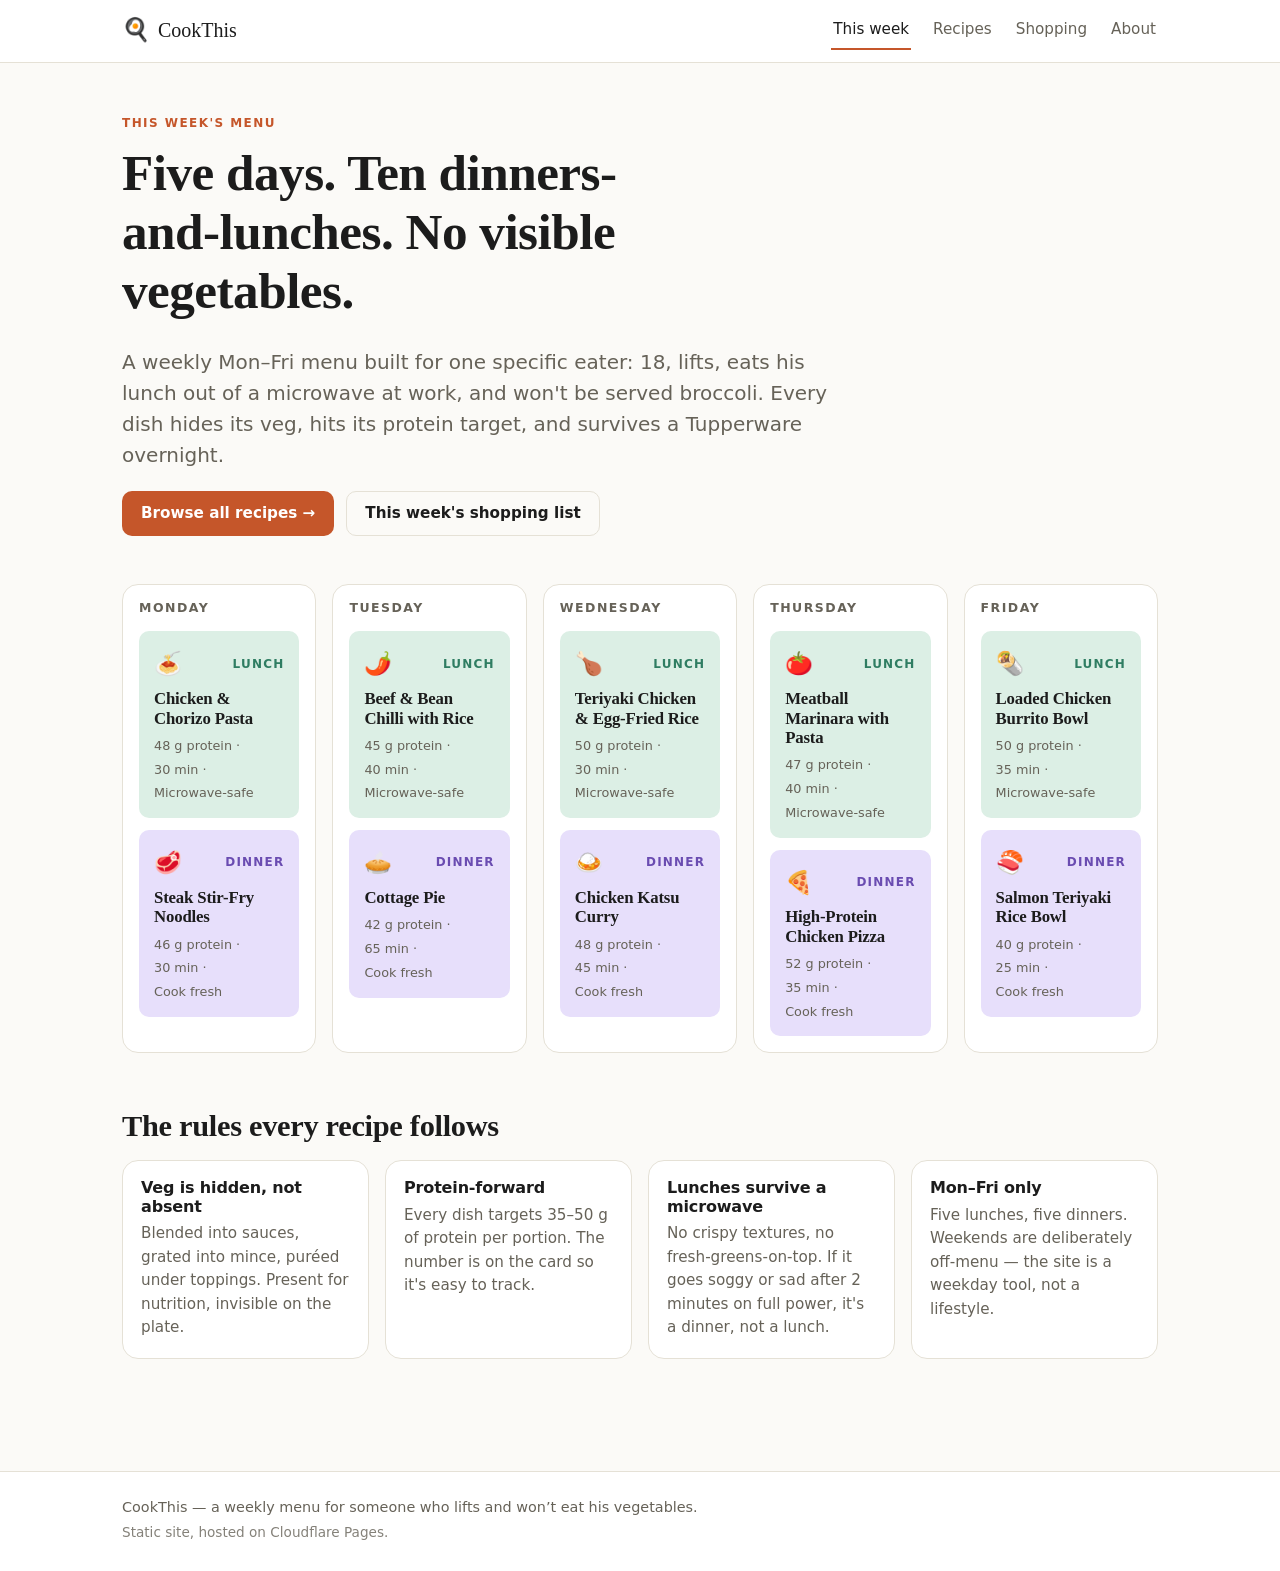
<file: index.html>
<!doctype html>
<html lang="en">
  <head>
    <meta charset="utf-8" />
    <meta name="viewport" content="width=device-width, initial-scale=1" />
    <meta name="color-scheme" content="light dark" />
    <title>CookThis — this week's menu</title>
    <meta name="description" content="A weekly Mon–Fri menu of high-protein, hidden-veg lunches and dinners for an 18/19-year-old gym-goer." />
    <link rel="icon" href="/assets/favicon.svg" type="image/svg+xml">
    <link rel="stylesheet" href="/assets/css/styles.css">
    <script type="module" src="/assets/js/main.js"></script>
    <script type="module" src="/assets/js/menu.js"></script>
  </head>
  <body>
    <div data-shell="header"></div>

    <main class="page">
      <section class="hero">
        <p class="eyebrow">This week's menu</p>
        <h1>Five days. Ten dinners-and-lunches. No visible vegetables.</h1>
        <p class="lede">
          A weekly Mon–Fri menu built for one specific eater: 18, lifts, eats his lunch out of a microwave at work, and won't be served broccoli. Every dish hides its veg, hits its protein target, and survives a Tupperware overnight.
        </p>
        <p class="hero-actions">
          <a class="btn btn-primary" href="/recipes/">Browse all recipes →</a>
          <a class="btn btn-ghost" href="/shopping-list/">This week's shopping list</a>
        </p>
      </section>

      <section class="week" aria-label="This week's menu">
        <div class="week-grid" data-mount="week"></div>
      </section>

      <section class="rules">
        <h2>The rules every recipe follows</h2>
        <div class="rule-grid">
          <article class="rule">
            <h3>Veg is hidden, not absent</h3>
            <p>Blended into sauces, grated into mince, puréed under toppings. Present for nutrition, invisible on the plate.</p>
          </article>
          <article class="rule">
            <h3>Protein-forward</h3>
            <p>Every dish targets 35–50 g of protein per portion. The number is on the card so it's easy to track.</p>
          </article>
          <article class="rule">
            <h3>Lunches survive a microwave</h3>
            <p>No crispy textures, no fresh-greens-on-top. If it goes soggy or sad after 2 minutes on full power, it's a dinner, not a lunch.</p>
          </article>
          <article class="rule">
            <h3>Mon–Fri only</h3>
            <p>Five lunches, five dinners. Weekends are deliberately off-menu — the site is a weekday tool, not a lifestyle.</p>
          </article>
        </div>
      </section>
    </main>

    <div data-shell="footer"></div>
  </body>
</html>
</file>
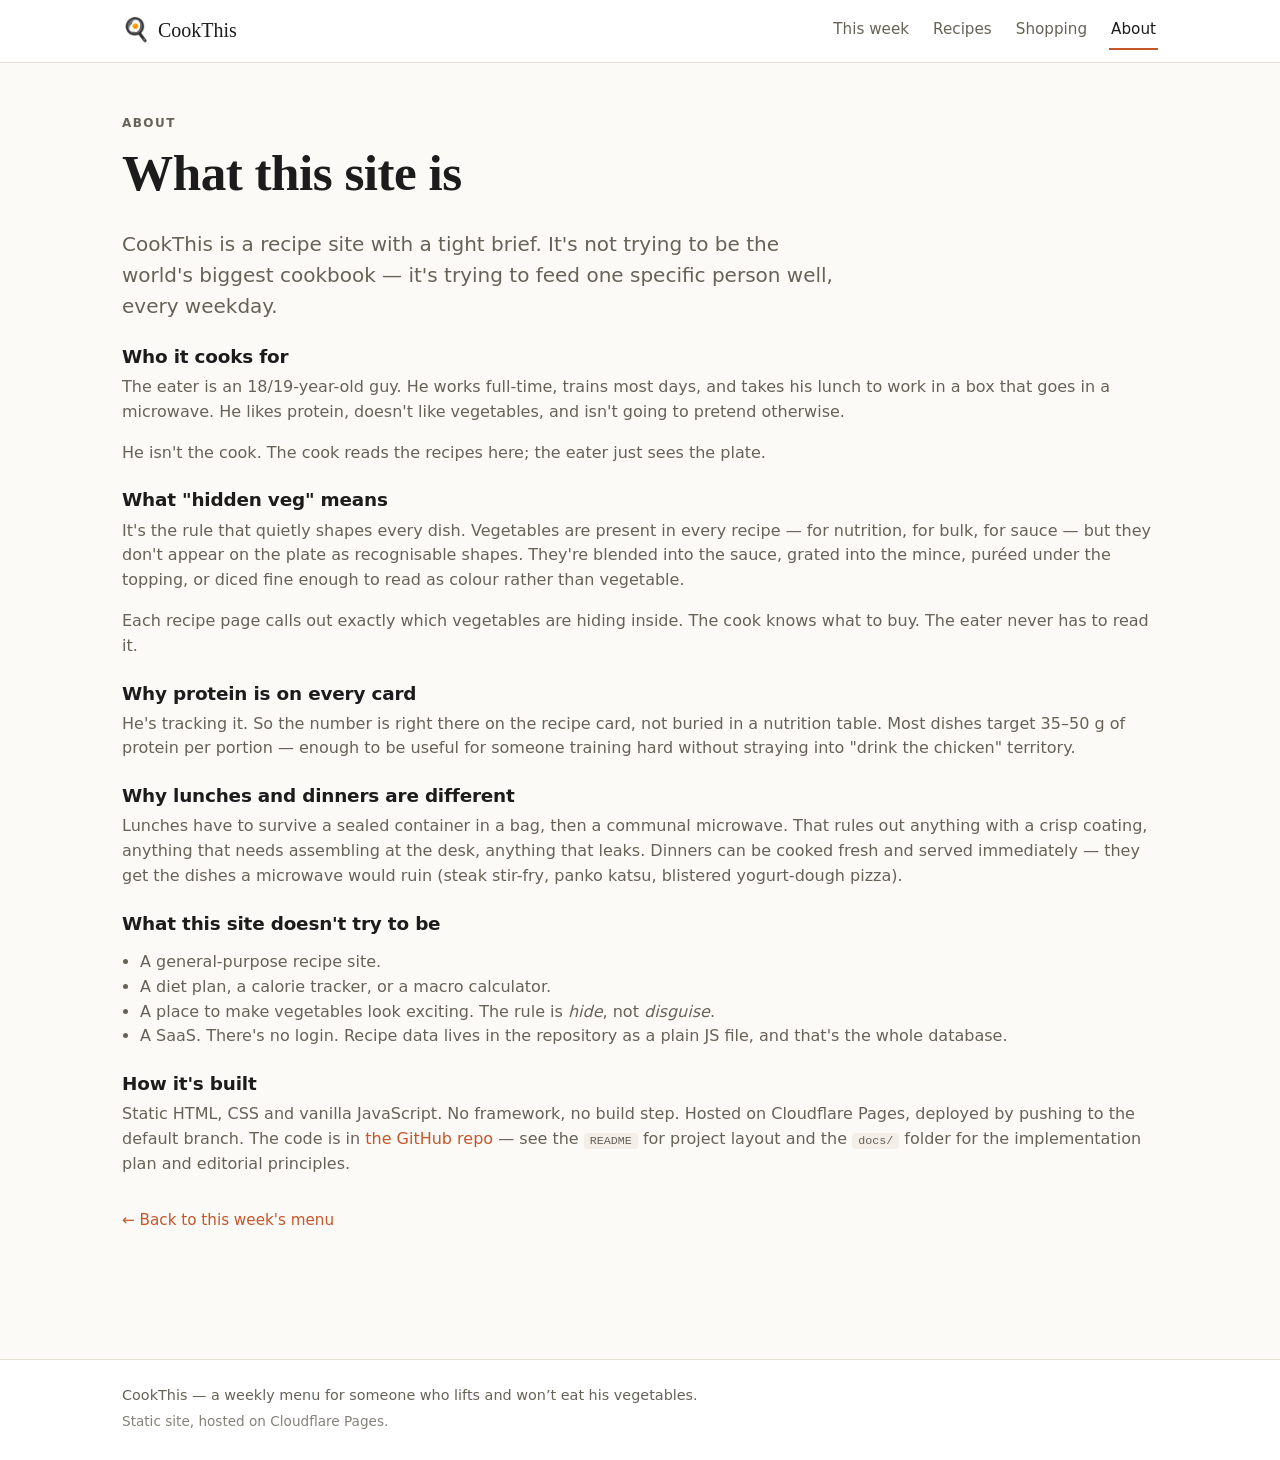
<file: about/index.html>
<!doctype html>
<html lang="en">
  <head>
    <meta charset="utf-8" />
    <meta name="viewport" content="width=device-width, initial-scale=1" />
    <meta name="color-scheme" content="light dark" />
    <title>About — CookThis</title>
    <meta name="description" content="Why CookThis exists, who it cooks for, and what it deliberately doesn't do." />
    <link rel="icon" href="/assets/favicon.svg" type="image/svg+xml">
    <link rel="stylesheet" href="/assets/css/styles.css">
    <script type="module" src="/assets/js/main.js"></script>
  </head>
  <body>
    <div data-shell="header"></div>

    <main class="page prose">
      <section class="page-head">
        <p class="eyebrow">About</p>
        <h1>What this site is</h1>
        <p class="lede">
          CookThis is a recipe site with a tight brief. It's not trying to be the world's biggest cookbook — it's trying to feed one specific person well, every weekday.
        </p>
      </section>

      <section>
        <h2>Who it cooks for</h2>
        <p>
          The eater is an 18/19-year-old guy. He works full-time, trains most days, and takes his lunch to work in a box that goes in a microwave. He likes protein, doesn't like vegetables, and isn't going to pretend otherwise.
        </p>
        <p>
          He isn't the cook. The cook reads the recipes here; the eater just sees the plate.
        </p>
      </section>

      <section>
        <h2>What "hidden veg" means</h2>
        <p>
          It's the rule that quietly shapes every dish. Vegetables are present in every recipe — for nutrition, for bulk, for sauce — but they don't appear on the plate as recognisable shapes. They're blended into the sauce, grated into the mince, puréed under the topping, or diced fine enough to read as colour rather than vegetable.
        </p>
        <p>
          Each recipe page calls out exactly which vegetables are hiding inside. The cook knows what to buy. The eater never has to read it.
        </p>
      </section>

      <section>
        <h2>Why protein is on every card</h2>
        <p>
          He's tracking it. So the number is right there on the recipe card, not buried in a nutrition table. Most dishes target 35–50 g of protein per portion — enough to be useful for someone training hard without straying into "drink the chicken" territory.
        </p>
      </section>

      <section>
        <h2>Why lunches and dinners are different</h2>
        <p>
          Lunches have to survive a sealed container in a bag, then a communal microwave. That rules out anything with a crisp coating, anything that needs assembling at the desk, anything that leaks. Dinners can be cooked fresh and served immediately — they get the dishes a microwave would ruin (steak stir-fry, panko katsu, blistered yogurt-dough pizza).
        </p>
      </section>

      <section>
        <h2>What this site doesn't try to be</h2>
        <ul>
          <li>A general-purpose recipe site.</li>
          <li>A diet plan, a calorie tracker, or a macro calculator.</li>
          <li>A place to make vegetables look exciting. The rule is <em>hide</em>, not <em>disguise</em>.</li>
          <li>A SaaS. There's no login. Recipe data lives in the repository as a plain JS file, and that's the whole database.</li>
        </ul>
      </section>

      <section>
        <h2>How it's built</h2>
        <p>
          Static HTML, CSS and vanilla JavaScript. No framework, no build step. Hosted on Cloudflare Pages, deployed by pushing to the default branch. The code is in <a href="https://github.com/gcameron00/cookthis">the GitHub repo</a> — see the <code>README</code> for project layout and the <code>docs/</code> folder for the implementation plan and editorial principles.
        </p>
      </section>

      <p class="back-link"><a href="/">← Back to this week's menu</a></p>
    </main>

    <div data-shell="footer"></div>
  </body>
</html>
</file>
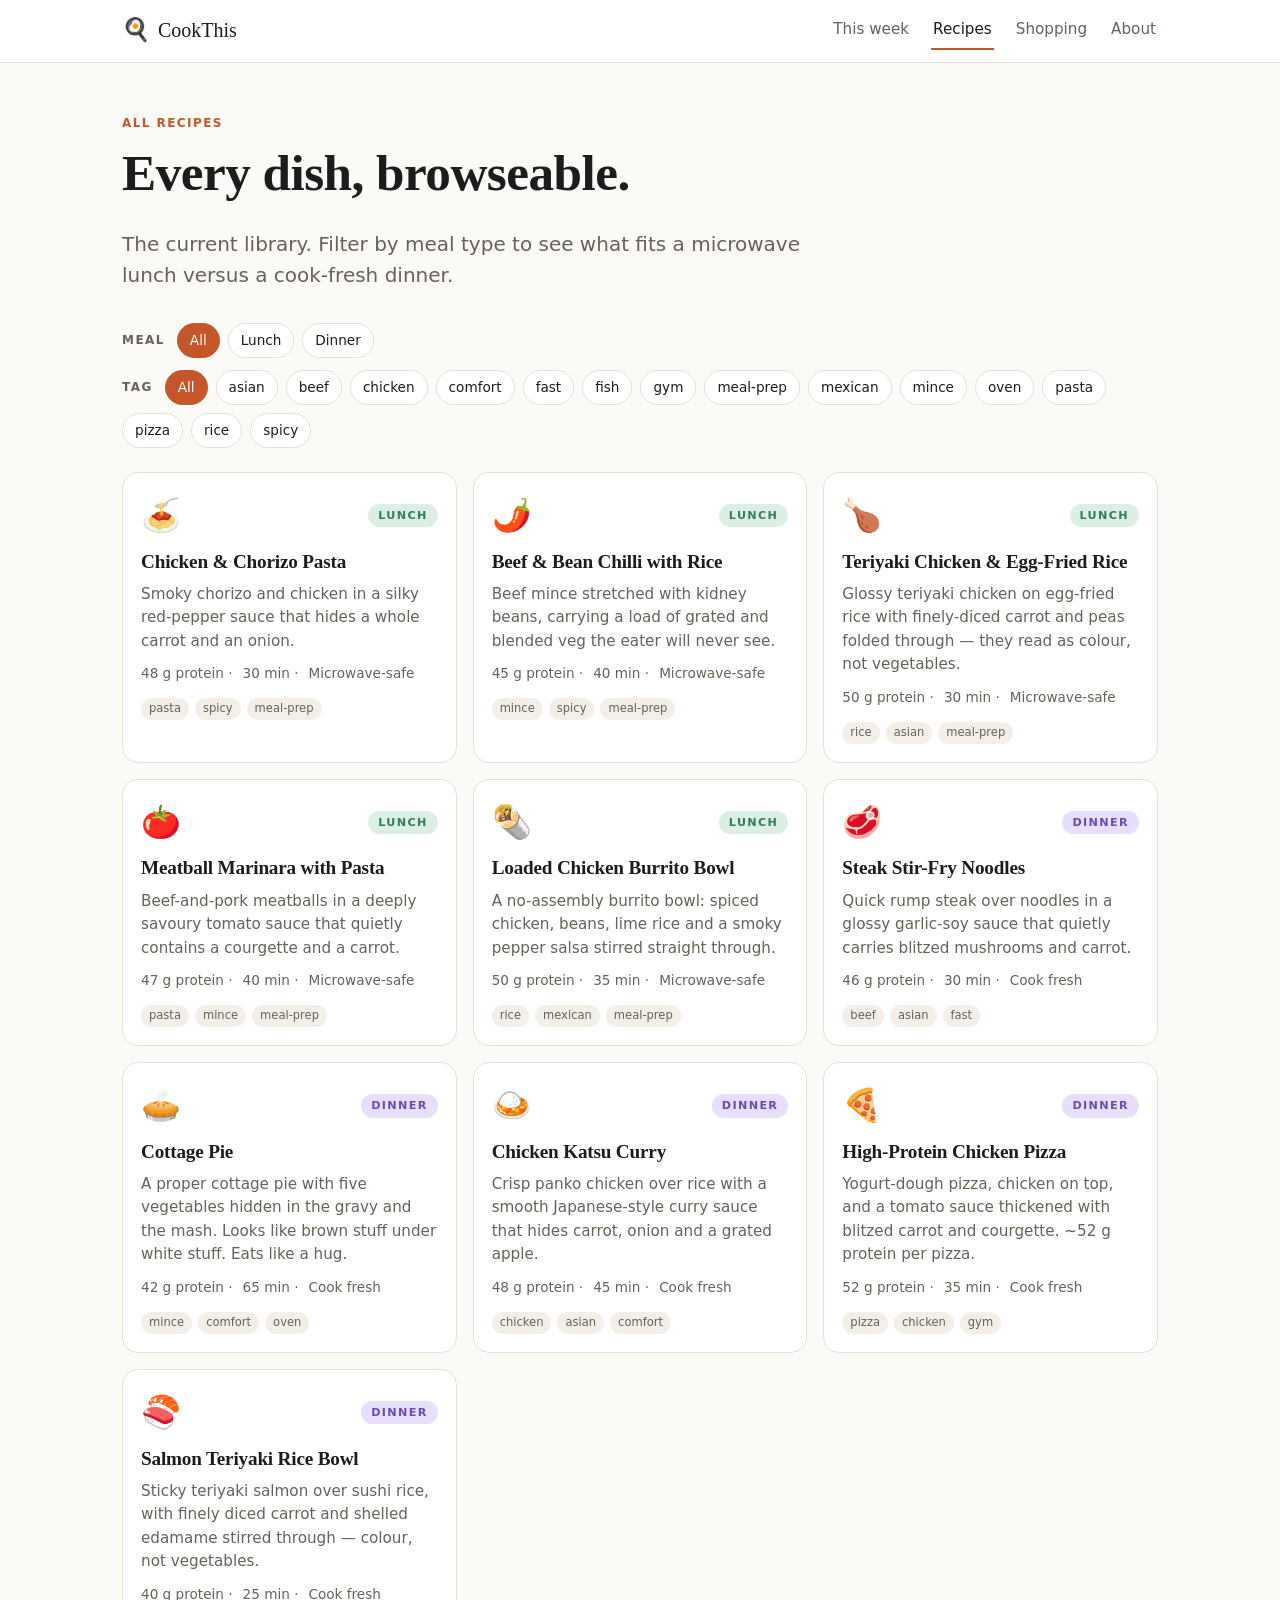
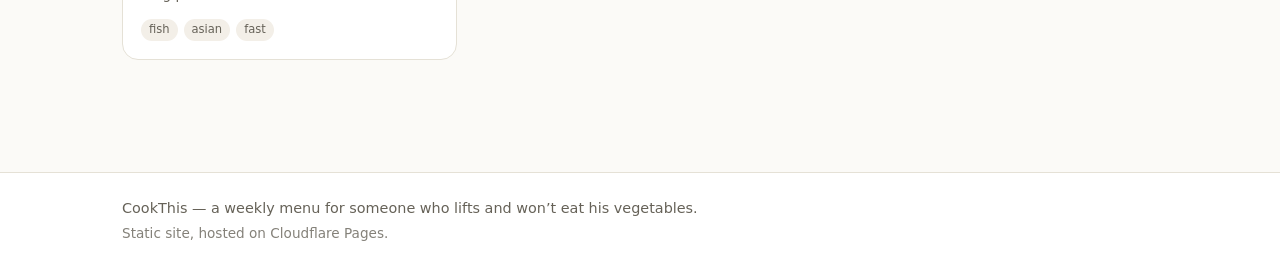
<file: recipes/index.html>
<!doctype html>
<html lang="en">
  <head>
    <meta charset="utf-8" />
    <meta name="viewport" content="width=device-width, initial-scale=1" />
    <meta name="color-scheme" content="light dark" />
    <title>Recipes — CookThis</title>
    <meta name="description" content="All recipes on CookThis: high-protein, hidden-veg meals, filterable by meal type and tag." />
    <link rel="icon" href="/assets/favicon.svg" type="image/svg+xml">
    <link rel="stylesheet" href="/assets/css/styles.css">
    <script type="module" src="/assets/js/main.js"></script>
    <script type="module" src="/assets/js/recipes.js"></script>
  </head>
  <body>
    <div data-shell="header"></div>

    <main class="page">
      <section class="page-head">
        <p class="eyebrow">All recipes</p>
        <h1>Every dish, browseable.</h1>
        <p class="lede">
          The current library. Filter by meal type to see what fits a microwave lunch versus a cook-fresh dinner.
        </p>
      </section>

      <section class="filters" aria-label="Filter recipes">
        <div class="filter-group" data-mount="meal-filter"></div>
        <div class="filter-group" data-mount="tag-filter"></div>
      </section>

      <section class="recipe-grid" data-mount="recipe-grid"></section>
    </main>

    <div data-shell="footer"></div>
  </body>
</html>
</file>
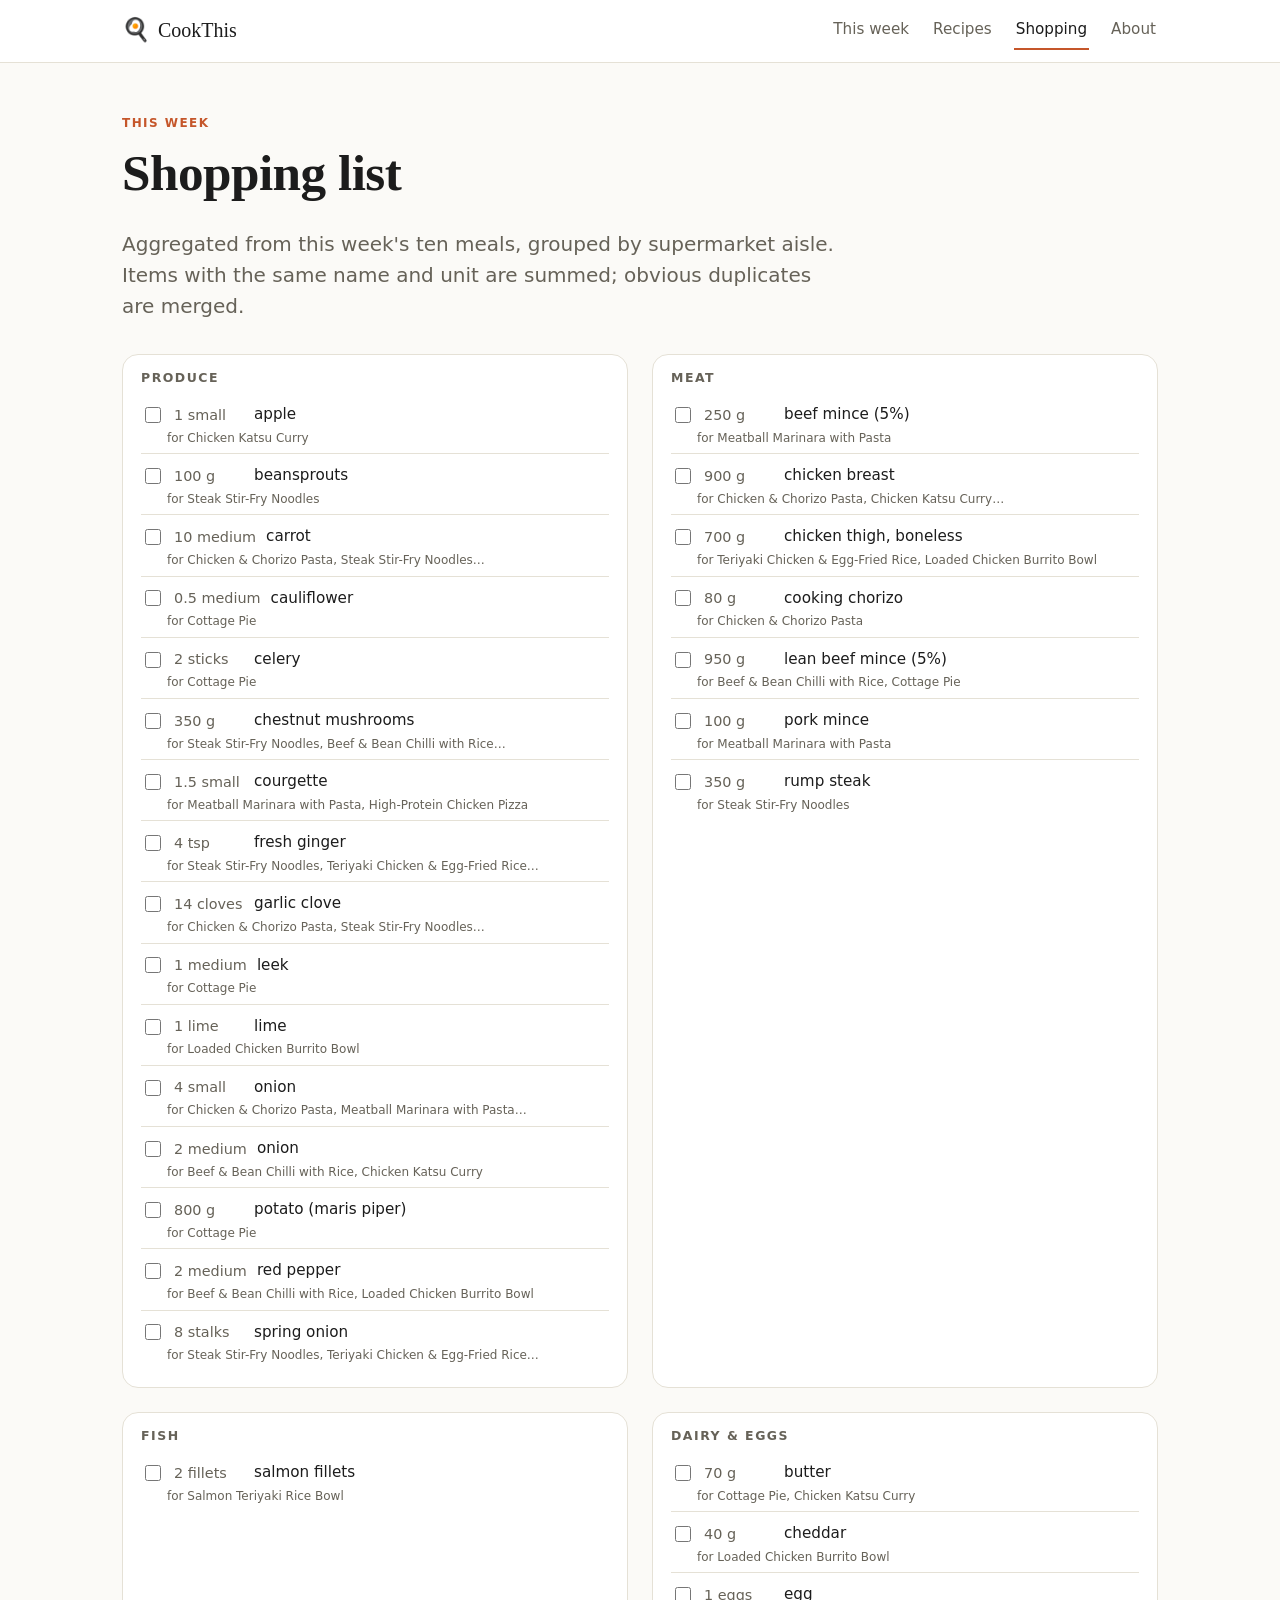
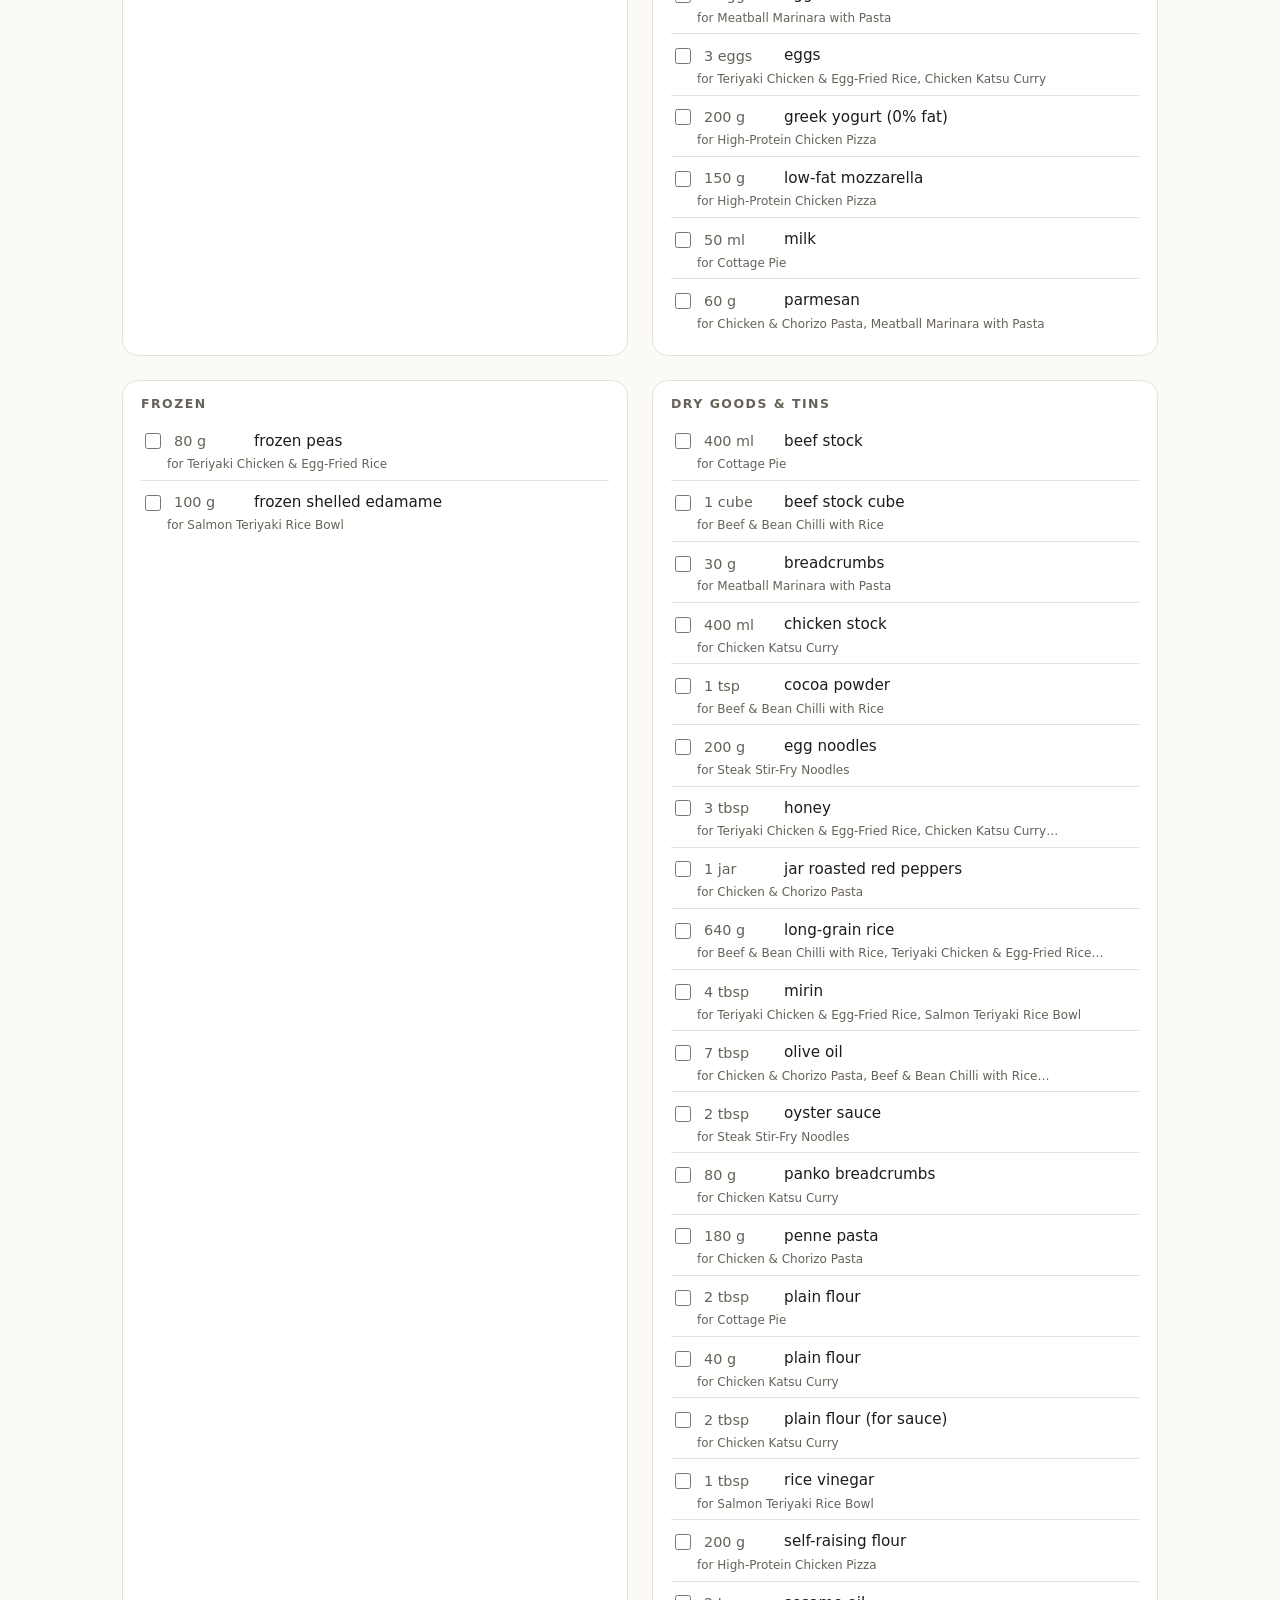
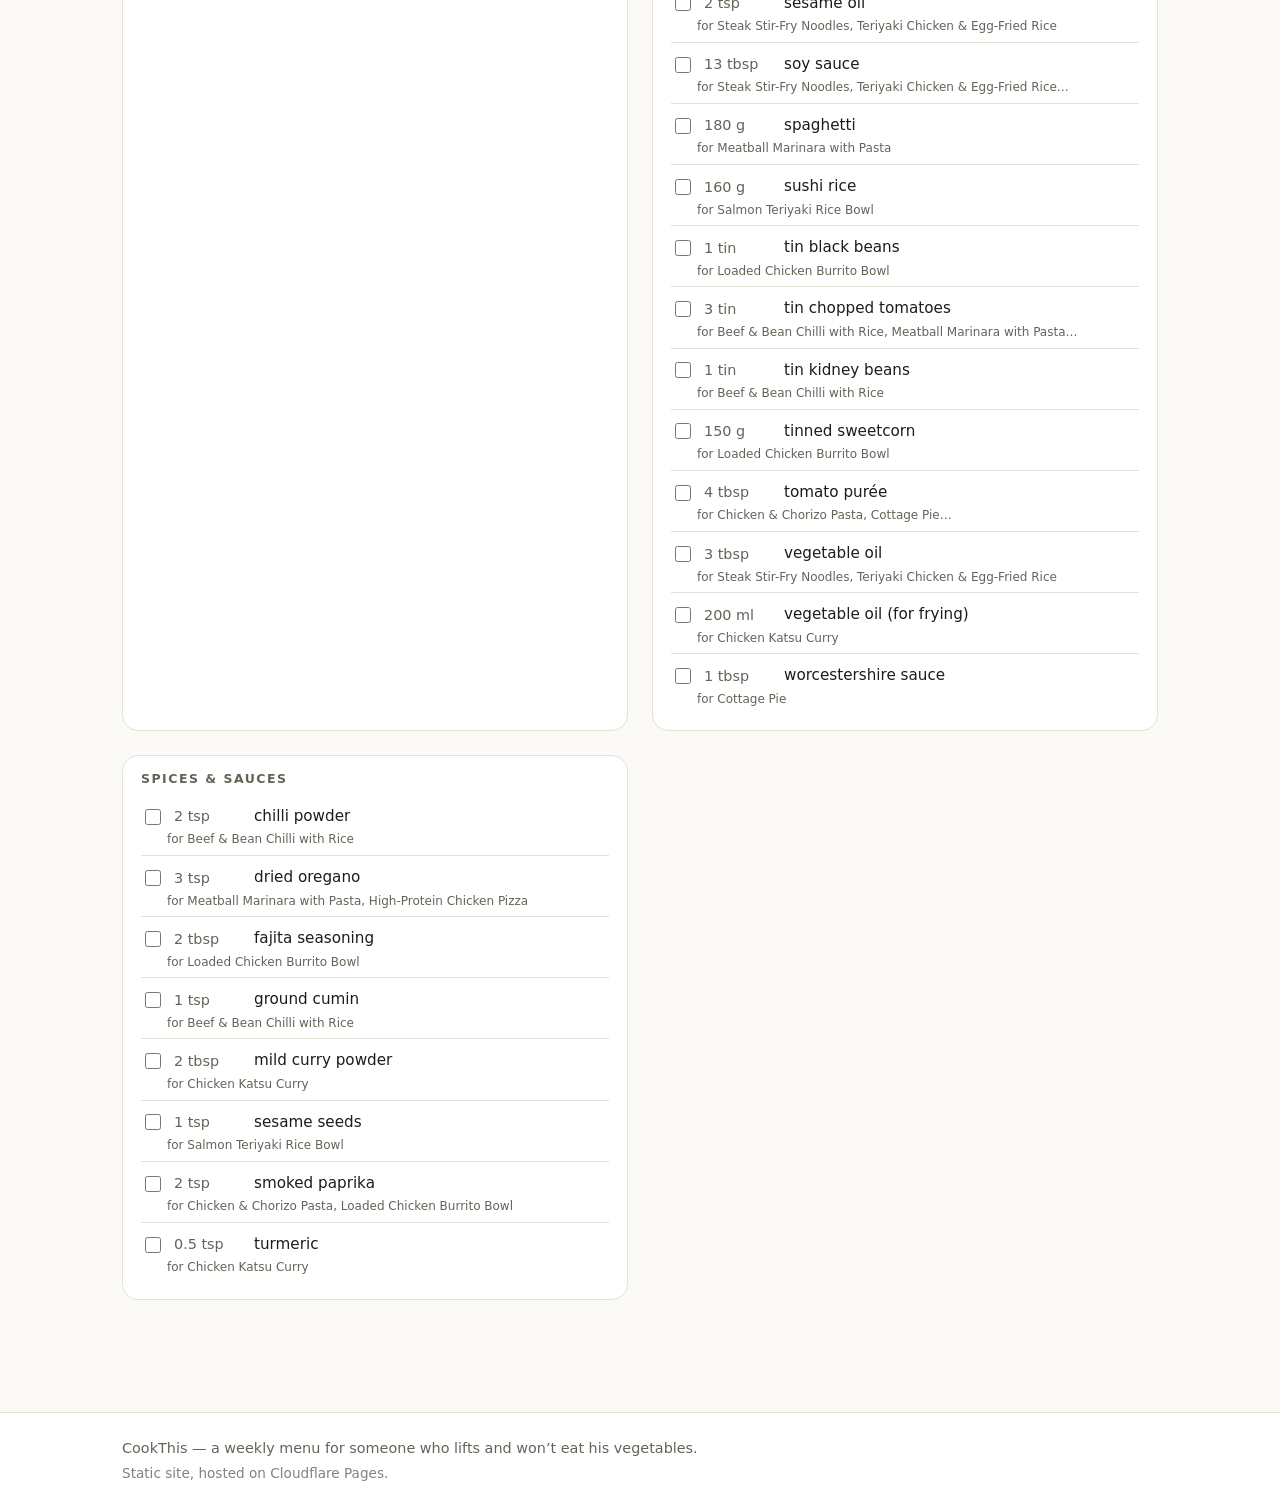
<file: shopping-list/index.html>
<!doctype html>
<html lang="en">
  <head>
    <meta charset="utf-8" />
    <meta name="viewport" content="width=device-width, initial-scale=1" />
    <meta name="color-scheme" content="light dark" />
    <title>Shopping list — CookThis</title>
    <meta name="description" content="Auto-generated shopping list for this week's CookThis menu, grouped by aisle." />
    <link rel="icon" href="/assets/favicon.svg" type="image/svg+xml">
    <link rel="stylesheet" href="/assets/css/styles.css">
    <script type="module" src="/assets/js/main.js"></script>
    <script type="module" src="/assets/js/shopping.js"></script>
  </head>
  <body>
    <div data-shell="header"></div>

    <main class="page">
      <section class="page-head">
        <p class="eyebrow">This week</p>
        <h1>Shopping list</h1>
        <p class="lede">
          Aggregated from this week's ten meals, grouped by supermarket aisle. Items with the same name and unit are summed; obvious duplicates are merged.
        </p>
      </section>

      <section class="shopping" data-mount="shopping"></section>
    </main>

    <div data-shell="footer"></div>
  </body>
</html>
</file>
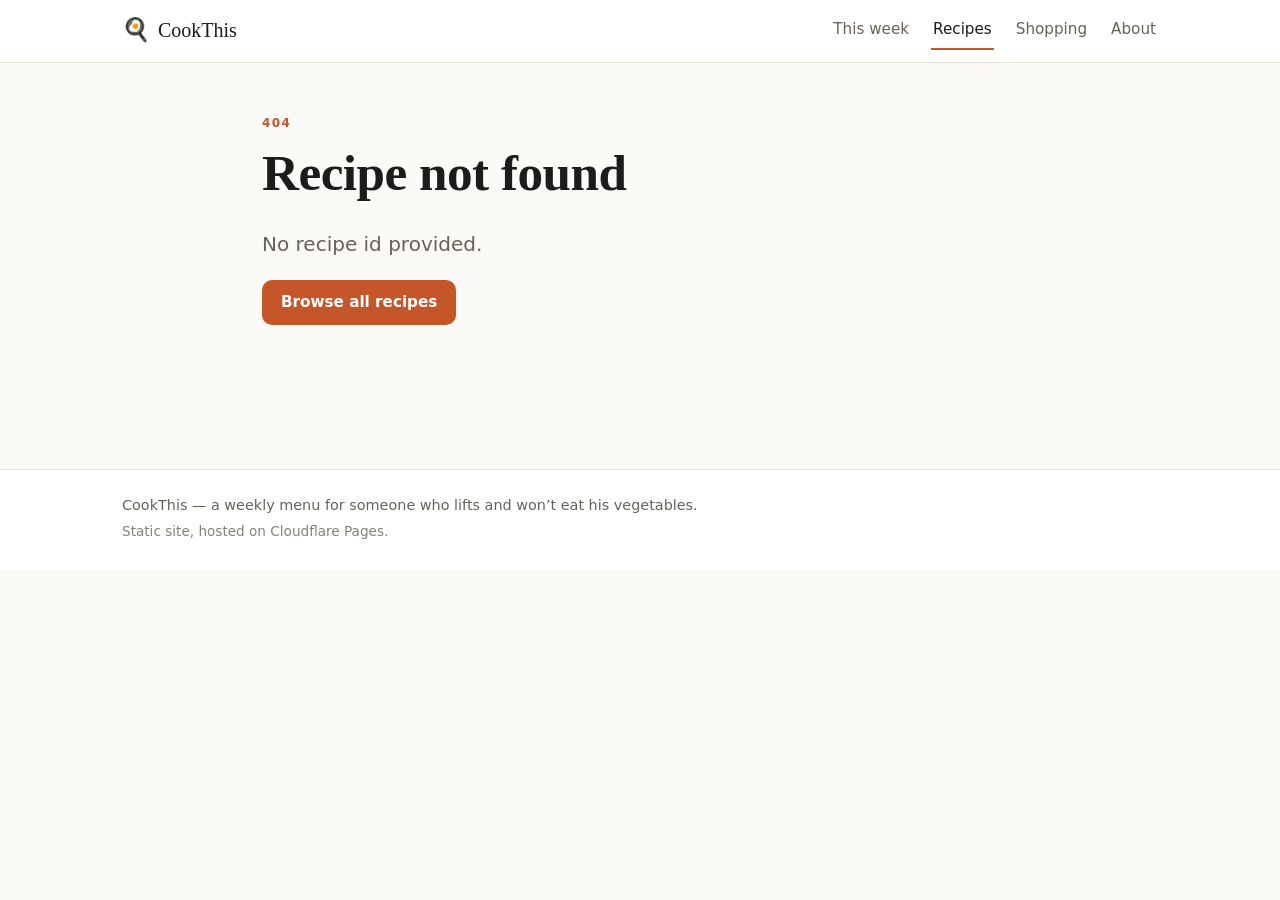
<file: recipes/recipe.html>
<!doctype html>
<html lang="en">
  <head>
    <meta charset="utf-8" />
    <meta name="viewport" content="width=device-width, initial-scale=1" />
    <meta name="color-scheme" content="light dark" />
    <title>Recipe — CookThis</title>
    <link rel="icon" href="/assets/favicon.svg" type="image/svg+xml">
    <link rel="stylesheet" href="/assets/css/styles.css">
    <script type="module" src="/assets/js/main.js"></script>
    <script type="module" src="/assets/js/recipe.js"></script>
  </head>
  <body>
    <div data-shell="header"></div>
    <main class="page recipe-page" data-mount="recipe"></main>
    <div data-shell="footer"></div>
  </body>
</html>
</file>
<file: assets/css/styles.css>
/* =========================================================================
   CookThis — single stylesheet
   Mobile-first. Light + dark via prefers-color-scheme. CSS custom properties
   for theming. No framework, no preprocessor.
   ========================================================================= */

/* ---------- Tokens ---------- */
:root {
  color-scheme: light dark;

  --c-bg:        #fbfaf7;
  --c-bg-elev:   #ffffff;
  --c-bg-mute:   #f3efe8;
  --c-text:      #1c1c1c;
  --c-muted:     #666258;
  --c-line:      #e5e1d6;

  --c-accent:    #c5562a;          /* warm terracotta — food site */
  --c-accent-fg: #ffffff;
  --c-accent-mute: #f5e3d7;

  --c-lunch:     #2f7d62;          /* green for lunch */
  --c-lunch-mute:#dcefe5;
  --c-dinner:    #6a4cb1;          /* purple for dinner */
  --c-dinner-mute:#e7dffb;

  --r-sm: 6px;
  --r-md: 10px;
  --r-lg: 16px;

  --shadow-sm: 0 1px 2px rgba(0,0,0,.04), 0 1px 1px rgba(0,0,0,.03);
  --shadow-md: 0 4px 12px rgba(0,0,0,.06), 0 2px 4px rgba(0,0,0,.04);

  --content-max: 1100px;
  --content-pad: clamp(16px, 4vw, 32px);

  --font-body: ui-sans-serif, system-ui, -apple-system, "Segoe UI", Roboto, "Helvetica Neue", sans-serif;
  --font-display: ui-serif, Georgia, "Times New Roman", serif;
}

@media (prefers-color-scheme: dark) {
  :root {
    --c-bg:        #14130f;
    --c-bg-elev:   #1c1b17;
    --c-bg-mute:   #23211c;
    --c-text:      #ece7dc;
    --c-muted:     #a39d8e;
    --c-line:      #2f2c25;

    --c-accent:    #ec7a4a;
    --c-accent-fg: #14130f;
    --c-accent-mute: #3a261b;

    --c-lunch:     #6dc7a3;
    --c-lunch-mute:#1d342a;
    --c-dinner:    #b8a3f0;
    --c-dinner-mute:#2b2348;

    --shadow-sm: 0 1px 2px rgba(0,0,0,.4);
    --shadow-md: 0 6px 18px rgba(0,0,0,.5);
  }
}

/* ---------- Reset-ish ---------- */
*, *::before, *::after { box-sizing: border-box; }
html, body { margin: 0; padding: 0; }
body {
  font-family: var(--font-body);
  background: var(--c-bg);
  color: var(--c-text);
  line-height: 1.55;
  -webkit-font-smoothing: antialiased;
  text-rendering: optimizeLegibility;
}
img { max-width: 100%; display: block; }
button { font: inherit; }

a {
  color: var(--c-accent);
  text-decoration: none;
}
a:hover { text-decoration: underline; }

h1, h2, h3 {
  font-family: var(--font-display);
  font-weight: 600;
  line-height: 1.15;
  letter-spacing: -0.01em;
  margin: 0 0 .5em;
}
h1 { font-size: clamp(2rem, 4.2vw + 1rem, 3.2rem); }
h2 { font-size: clamp(1.4rem, 1.6vw + 1rem, 1.9rem); }
h3 { font-size: 1.15rem; }
p  { margin: 0 0 1em; }

/* ---------- Layout ---------- */
.page {
  max-width: var(--content-max);
  margin: 0 auto;
  padding: clamp(24px, 4vw, 56px) var(--content-pad) 64px;
}

/* ---------- Header / footer ---------- */
.site-header {
  border-bottom: 1px solid var(--c-line);
  background: var(--c-bg-elev);
  position: sticky;
  top: 0;
  z-index: 10;
  backdrop-filter: saturate(180%) blur(8px);
}
.site-header-inner {
  max-width: var(--content-max);
  margin: 0 auto;
  padding: 12px var(--content-pad);
  display: flex;
  align-items: center;
  gap: 16px;
  justify-content: space-between;
  flex-wrap: wrap;
}
.brand {
  display: inline-flex;
  align-items: center;
  gap: 8px;
  font-family: var(--font-display);
  font-size: 1.25rem;
  color: var(--c-text);
}
.brand:hover { text-decoration: none; }
.brand-mark { font-size: 1.4rem; }

.site-nav {
  display: flex;
  gap: clamp(8px, 2vw, 20px);
  flex-wrap: wrap;
}
.site-nav a {
  color: var(--c-muted);
  font-size: 0.95rem;
  padding: 6px 2px;
  border-bottom: 2px solid transparent;
}
.site-nav a:hover { color: var(--c-text); text-decoration: none; }
.site-nav a[aria-current="page"] {
  color: var(--c-text);
  border-bottom-color: var(--c-accent);
}

.site-footer {
  border-top: 1px solid var(--c-line);
  background: var(--c-bg-elev);
  margin-top: 48px;
}
.site-footer-inner {
  max-width: var(--content-max);
  margin: 0 auto;
  padding: 24px var(--content-pad);
  color: var(--c-muted);
  font-size: 0.9rem;
}
.site-footer p { margin: 0 0 4px; }
.site-footer-meta { font-size: 0.85rem; opacity: .8; }

/* ---------- Hero / page heads ---------- */
.eyebrow {
  text-transform: uppercase;
  letter-spacing: 0.12em;
  font-size: 0.75rem;
  font-weight: 600;
  color: var(--c-accent);
  margin: 0 0 12px;
}
.lede {
  font-size: clamp(1.05rem, 0.6vw + 0.95rem, 1.25rem);
  color: var(--c-muted);
  max-width: 56ch;
}
.hero { margin-bottom: 48px; }
.hero h1 { max-width: 22ch; }
.hero-actions {
  display: flex;
  flex-wrap: wrap;
  gap: 12px;
  margin-top: 12px;
}

.page-head { margin-bottom: 32px; }

/* ---------- Buttons ---------- */
.btn {
  display: inline-flex;
  align-items: center;
  gap: 8px;
  padding: 10px 18px;
  border-radius: var(--r-md);
  font-weight: 600;
  font-size: 0.95rem;
  border: 1px solid transparent;
  transition: transform .05s ease, background .15s ease, color .15s ease;
}
.btn:hover { text-decoration: none; }
.btn:active { transform: translateY(1px); }
.btn-primary {
  background: var(--c-accent);
  color: var(--c-accent-fg);
}
.btn-primary:hover { filter: brightness(1.05); }
.btn-ghost {
  background: transparent;
  color: var(--c-text);
  border-color: var(--c-line);
}
.btn-ghost:hover { background: var(--c-bg-mute); }

/* ---------- Weekly menu grid ---------- */
.week { margin-bottom: 56px; }
.week-grid {
  display: grid;
  grid-template-columns: 1fr;
  gap: 16px;
}
@media (min-width: 720px) {
  .week-grid { grid-template-columns: repeat(2, 1fr); }
}
@media (min-width: 1024px) {
  .week-grid { grid-template-columns: repeat(5, 1fr); }
}
.day {
  background: var(--c-bg-elev);
  border: 1px solid var(--c-line);
  border-radius: var(--r-lg);
  padding: 16px;
  display: flex;
  flex-direction: column;
  gap: 12px;
}
.day-title {
  font-family: var(--font-body);
  font-size: 0.78rem;
  font-weight: 700;
  text-transform: uppercase;
  letter-spacing: 0.12em;
  color: var(--c-muted);
  margin: 0 0 4px;
}

.meal-card {
  display: flex;
  flex-direction: column;
  gap: 8px;
  padding: 14px;
  border-radius: var(--r-md);
  background: var(--c-bg-mute);
  color: var(--c-text);
  border: 1px solid transparent;
  transition: transform .06s ease, border-color .15s ease, box-shadow .15s ease;
}
.meal-card:hover {
  text-decoration: none;
  border-color: var(--c-line);
  box-shadow: var(--shadow-md);
  transform: translateY(-1px);
}
.meal-card--lunch  { background: var(--c-lunch-mute); }
.meal-card--dinner { background: var(--c-dinner-mute); }

.meal-card-head {
  display: flex;
  align-items: center;
  justify-content: space-between;
  font-size: 0.75rem;
  text-transform: uppercase;
  letter-spacing: 0.1em;
  color: var(--c-muted);
}
.meal-card-emoji { font-size: 1.4rem; }
.meal-card-meal { font-weight: 700; }

.meal-card--lunch  .meal-card-meal { color: var(--c-lunch); }
.meal-card--dinner .meal-card-meal { color: var(--c-dinner); }

.meal-card-title {
  font-family: var(--font-display);
  font-size: 1.05rem;
  margin: 0;
}
.meal-card-meta {
  list-style: none;
  padding: 0;
  margin: 0;
  display: flex;
  flex-wrap: wrap;
  gap: 4px 10px;
  font-size: 0.8rem;
  color: var(--c-muted);
}
.meal-card-meta li::after { content: " ·"; }
.meal-card-meta li:last-child::after { content: ""; }

/* ---------- Rules section on home ---------- */
.rules { margin-top: 56px; }
.rule-grid {
  display: grid;
  grid-template-columns: 1fr;
  gap: 16px;
  margin-top: 16px;
}
@media (min-width: 720px) {
  .rule-grid { grid-template-columns: repeat(2, 1fr); }
}
@media (min-width: 1024px) {
  .rule-grid { grid-template-columns: repeat(4, 1fr); }
}
.rule {
  background: var(--c-bg-elev);
  border: 1px solid var(--c-line);
  border-radius: var(--r-lg);
  padding: 18px;
}
.rule h3 {
  font-family: var(--font-body);
  font-size: 1rem;
  margin: 0 0 6px;
}
.rule p {
  color: var(--c-muted);
  margin: 0;
  font-size: 0.95rem;
}

/* ---------- Recipes index ---------- */
.filters {
  display: flex;
  flex-direction: column;
  gap: 12px;
  margin-bottom: 24px;
}
.filter-group {
  display: flex;
  flex-wrap: wrap;
  gap: 8px;
  align-items: center;
}
.filter-label {
  font-size: 0.75rem;
  font-weight: 700;
  text-transform: uppercase;
  letter-spacing: 0.12em;
  color: var(--c-muted);
  margin-right: 4px;
}
.chip {
  background: var(--c-bg-elev);
  border: 1px solid var(--c-line);
  color: var(--c-text);
  padding: 6px 12px;
  border-radius: 999px;
  font-size: 0.85rem;
  cursor: pointer;
  transition: background .15s ease, border-color .15s ease, color .15s ease;
}
.chip:hover { border-color: var(--c-accent); }
.chip[aria-pressed="true"] {
  background: var(--c-accent);
  color: var(--c-accent-fg);
  border-color: var(--c-accent);
}

.recipe-grid {
  display: grid;
  grid-template-columns: 1fr;
  gap: 16px;
}
@media (min-width: 640px) {
  .recipe-grid { grid-template-columns: repeat(2, 1fr); }
}
@media (min-width: 960px) {
  .recipe-grid { grid-template-columns: repeat(3, 1fr); }
}
.recipe-card {
  display: flex;
  flex-direction: column;
  gap: 10px;
  padding: 18px;
  border-radius: var(--r-lg);
  background: var(--c-bg-elev);
  border: 1px solid var(--c-line);
  color: var(--c-text);
  transition: transform .06s ease, box-shadow .15s ease, border-color .15s ease;
}
.recipe-card:hover {
  text-decoration: none;
  box-shadow: var(--shadow-md);
  transform: translateY(-1px);
  border-color: var(--c-accent);
}
.recipe-card-head {
  display: flex;
  align-items: center;
  justify-content: space-between;
}
.recipe-card-emoji { font-size: 2rem; }
.recipe-card-pill {
  font-size: 0.7rem;
  text-transform: uppercase;
  letter-spacing: 0.12em;
  font-weight: 700;
  padding: 3px 10px;
  border-radius: 999px;
  background: var(--c-bg-mute);
  color: var(--c-muted);
}
.recipe-card--lunch  .recipe-card-pill { background: var(--c-lunch-mute);  color: var(--c-lunch); }
.recipe-card--dinner .recipe-card-pill { background: var(--c-dinner-mute); color: var(--c-dinner); }

.recipe-card-title {
  font-family: var(--font-display);
  font-size: 1.2rem;
  margin: 0;
}
.recipe-card-blurb {
  color: var(--c-muted);
  font-size: 0.95rem;
  margin: 0;
}
.recipe-card-meta {
  list-style: none;
  padding: 0;
  margin: 0;
  display: flex;
  flex-wrap: wrap;
  gap: 4px 10px;
  font-size: 0.85rem;
  color: var(--c-muted);
}
.recipe-card-meta li::after { content: " ·"; }
.recipe-card-meta li:last-child::after { content: ""; }
.recipe-card-tags {
  list-style: none;
  padding: 0;
  margin: 4px 0 0;
  display: flex;
  flex-wrap: wrap;
  gap: 6px;
}
.recipe-card-tags li {
  font-size: 0.72rem;
  color: var(--c-muted);
  background: var(--c-bg-mute);
  border-radius: 999px;
  padding: 2px 8px;
}

.empty {
  color: var(--c-muted);
  background: var(--c-bg-mute);
  padding: 24px;
  border-radius: var(--r-md);
  text-align: center;
}

/* ---------- Recipe detail ---------- */
.recipe-page { max-width: 820px; }
.recipe-head { margin-bottom: 24px; }
.recipe-head-flex {
  display: flex;
  align-items: flex-start;
  gap: 16px;
}
.recipe-head-emoji {
  font-size: 3rem;
  line-height: 1;
  flex-shrink: 0;
}
.recipe-head h1 { margin-top: 0; }

.recipe-stats {
  list-style: none;
  padding: 0;
  margin: 0 0 24px;
  display: grid;
  grid-template-columns: repeat(auto-fit, minmax(110px, 1fr));
  gap: 8px;
}
.recipe-stats li {
  background: var(--c-bg-elev);
  border: 1px solid var(--c-line);
  border-radius: var(--r-md);
  padding: 10px 12px;
  display: flex;
  flex-direction: column;
  gap: 2px;
}
.stat-label {
  font-size: 0.7rem;
  text-transform: uppercase;
  letter-spacing: 0.1em;
  color: var(--c-muted);
}
.stat-value {
  font-family: var(--font-display);
  font-size: 1.2rem;
  font-weight: 600;
}

.callout {
  border-left: 3px solid var(--c-accent);
  background: var(--c-accent-mute);
  padding: 14px 16px;
  border-radius: var(--r-sm);
  margin: 0 0 24px;
}
.callout h2 {
  font-family: var(--font-body);
  font-size: 0.85rem;
  text-transform: uppercase;
  letter-spacing: 0.12em;
  margin: 0 0 4px;
  color: var(--c-accent);
}
.callout p { margin: 0; }

.recipe-section { margin-bottom: 28px; }
.recipe-section h2 { margin-bottom: 12px; }
.recipe-section-meta {
  font-size: 0.85rem;
  color: var(--c-muted);
  margin: -6px 0 10px;
}

.ingredients {
  list-style: none;
  padding: 0;
  margin: 0;
  display: grid;
  grid-template-columns: 1fr;
  gap: 6px 16px;
}
@media (min-width: 600px) {
  .ingredients { grid-template-columns: 1fr 1fr; }
}
.ingredients li {
  display: flex;
  gap: 12px;
  padding: 8px 12px;
  background: var(--c-bg-elev);
  border: 1px solid var(--c-line);
  border-radius: var(--r-sm);
  font-size: 0.95rem;
}
.ingredient-qty {
  flex-shrink: 0;
  font-variant-numeric: tabular-nums;
  color: var(--c-muted);
  min-width: 78px;
}
.ingredient-item {
  flex: 1;
}

.method {
  margin: 0;
  padding-left: 0;
  list-style: none;
  counter-reset: step;
}
.method li {
  position: relative;
  padding: 8px 0 16px 44px;
  border-bottom: 1px solid var(--c-line);
  counter-increment: step;
}
.method li:last-child { border-bottom: 0; }
.method li::before {
  content: counter(step);
  position: absolute;
  left: 0;
  top: 6px;
  width: 30px;
  height: 30px;
  border-radius: 50%;
  background: var(--c-accent);
  color: var(--c-accent-fg);
  display: inline-flex;
  align-items: center;
  justify-content: center;
  font-family: var(--font-display);
  font-weight: 600;
  font-size: 0.95rem;
}

.back-link {
  margin-top: 32px;
  font-size: 0.95rem;
}

/* ---------- Shopping list ---------- */
.shopping {
  display: grid;
  grid-template-columns: 1fr;
  gap: 24px;
}
@media (min-width: 720px) {
  .shopping { grid-template-columns: repeat(2, 1fr); }
}
.aisle {
  background: var(--c-bg-elev);
  border: 1px solid var(--c-line);
  border-radius: var(--r-lg);
  padding: 16px 18px;
}
.aisle-title {
  font-family: var(--font-body);
  font-size: 0.78rem;
  text-transform: uppercase;
  letter-spacing: 0.12em;
  color: var(--c-muted);
  margin: 0 0 12px;
}
.shopping-list {
  list-style: none;
  padding: 0;
  margin: 0;
  display: flex;
  flex-direction: column;
  gap: 4px;
}
.shopping-item {
  display: flex;
  flex-direction: column;
  gap: 2px;
  padding: 6px 0;
  border-bottom: 1px solid var(--c-line);
}
.shopping-item:last-child { border-bottom: 0; }
.shopping-row {
  display: flex;
  align-items: center;
  gap: 10px;
  cursor: pointer;
}
.shopping-check {
  accent-color: var(--c-accent);
  width: 16px;
  height: 16px;
}
.shopping-check:checked ~ .shopping-name,
.shopping-check:checked ~ .shopping-qty {
  text-decoration: line-through;
  color: var(--c-muted);
}
.shopping-qty {
  font-variant-numeric: tabular-nums;
  color: var(--c-muted);
  font-size: 0.9rem;
  min-width: 70px;
}
.shopping-name {
  flex: 1;
  font-size: 0.95rem;
}
.shopping-source {
  font-size: 0.75rem;
  color: var(--c-muted);
  padding-left: 26px;
}

/* ---------- Prose (about page) ---------- */
.prose section { margin-bottom: 24px; }
.prose section h2 {
  font-family: var(--font-body);
  font-size: 1.15rem;
  margin-bottom: 8px;
}
.prose section p { color: var(--c-muted); }
.prose section ul {
  color: var(--c-muted);
  padding-left: 18px;
}
.prose code {
  background: var(--c-bg-mute);
  padding: 1px 6px;
  border-radius: 4px;
  font-size: 0.9em;
}
</file>
